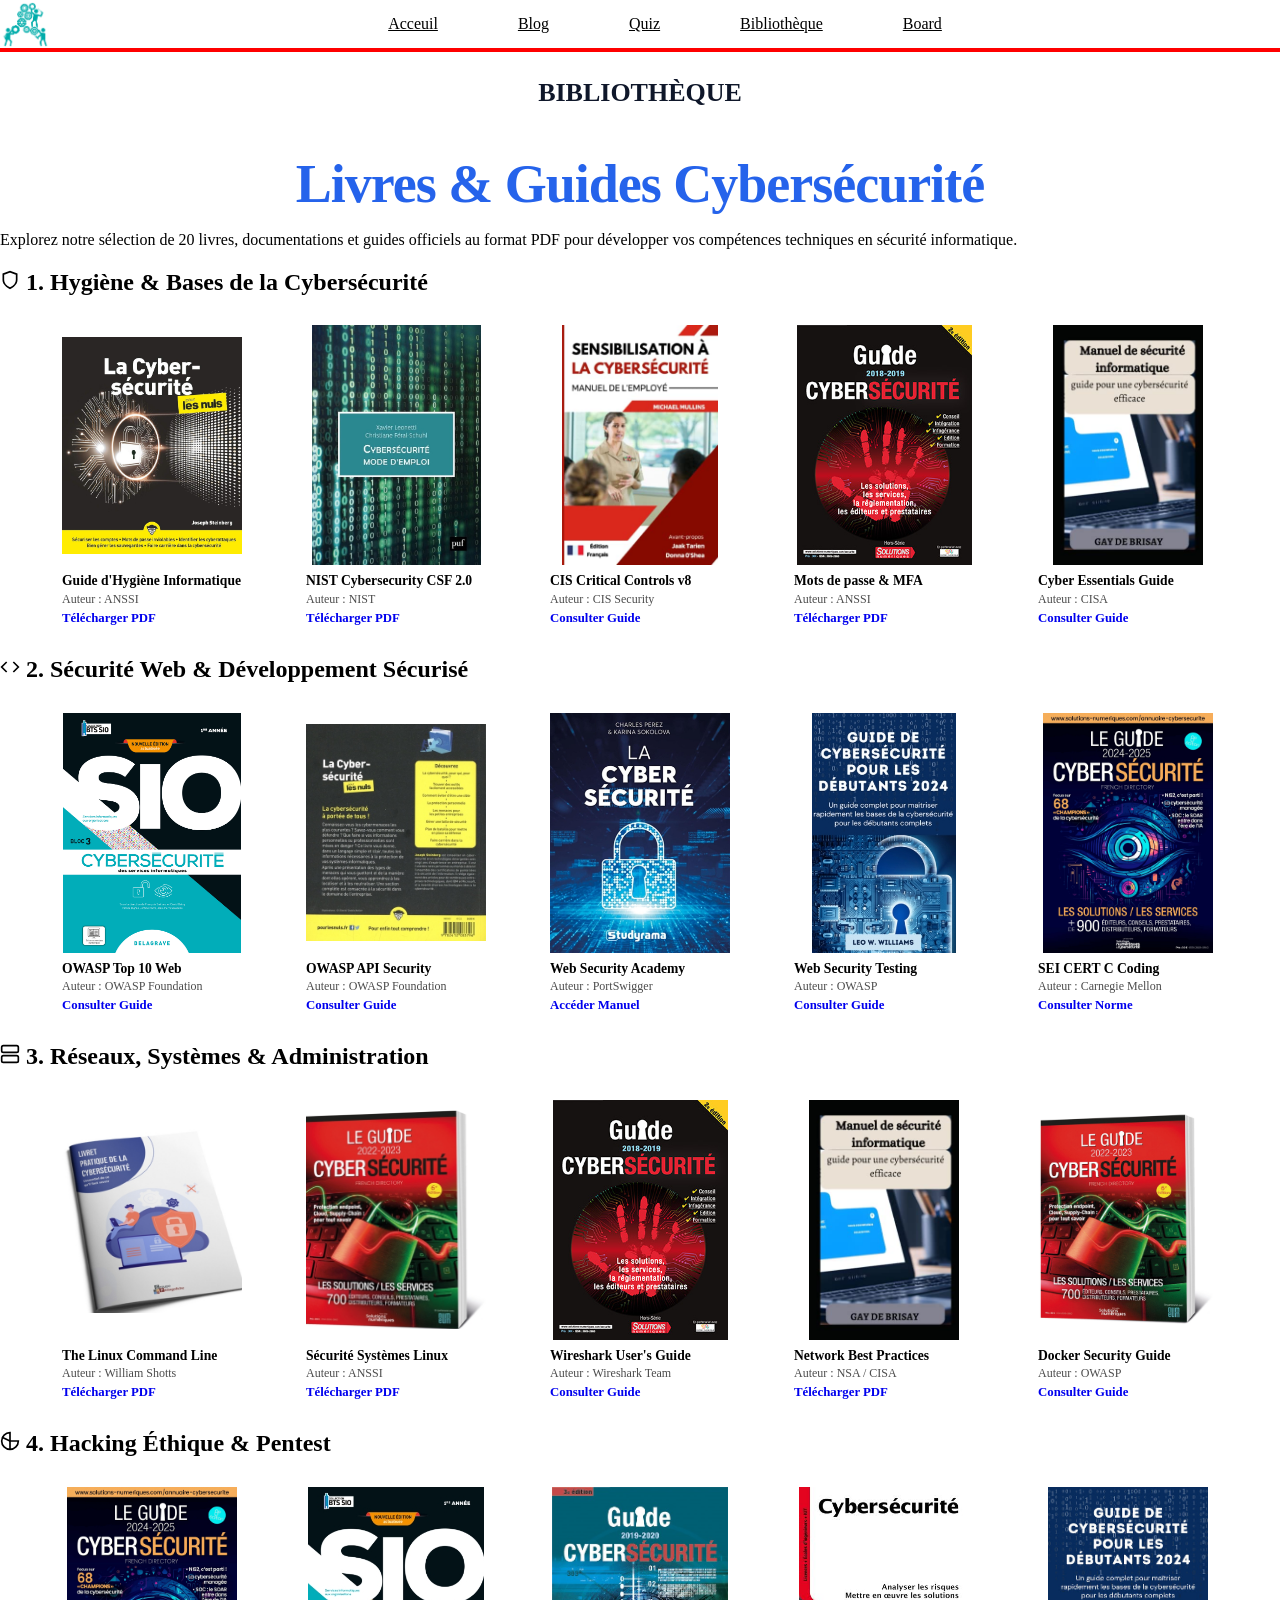
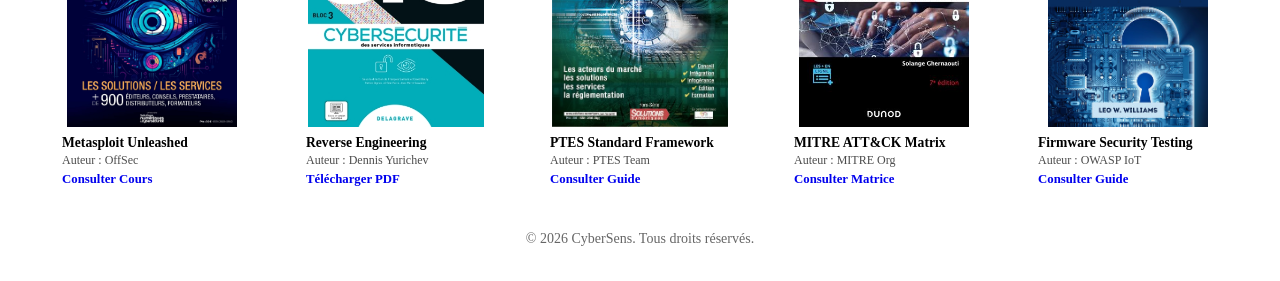
<file: bibliotheque.html>
<!DOCTYPE html>
<html lang="fr">
<head>
    <meta charset="UTF-8">
    <meta name="viewport" content="width=device-width, initial-scale=1.0">
    <title>CyberSens - Bibliothèque</title>
    <link rel="stylesheet" href="css/styles.css">

</head> 

<body class="bibliotheque"> 
  
        <header class="header">
            <img src="image/logo.png" alt="logo du site">
            <nav class="nav">
               
                <a href="index.html" class="nav-btn">Acceuil</a>
                <a href="blog.html" class="nav-btn active">Blog</a>
                <a href="quiz.html" class="nav-btn">Quiz</a>
                <a href="bibliotheque.html" class="nav-btn">Bibliothèque</a>
                <a href="dashboard.html" class="nav-btn">Board</a>

            </nav>
        </header>



    <section class="hero-section">
        <p class="sub-title">BIBLIOTHÈQUE</p>
        <h1 class="main-title">
            Livres & Guides <span class="highlight">Cybersécurité</span>
        </h1>
        <p class="description">
            Explorez notre sélection de 20 livres, documentations et guides officiels au format PDF pour développer vos compétences techniques en sécurité informatique.
        </p>
    </section>

    <!-- MAIN CONTENT CONTAINER -->
    <main class="library-container">

        <!-- CATÉGORIE 1 -->
        <h2 class="category-title">
            <span class="category-icon">
                <svg width="20" height="20" viewBox="0 0 24 24" fill="none" stroke="currentColor" stroke-width="2"><path d="M12 22s8-4 8-10V5l-8-3-8 3v7c0 6 8 10 8 10z"/></svg>
            </span>
            1. Hygiène & Bases de la Cybersécurité
        </h2>
        <div class="books-grid">

            <!-- Livre 1 -->
            <div class="book-card">
                <div class="cover-box">
                    <img src="livres/1.jpg" alt="Guide Hygiène ANSSI" class="book-cover-img" onerror="this.style.display='none'">
                    
                </div>
                <div class="book-details">
                    <div>
                        <h3 class="book-title">Guide d'Hygiène Informatique</h3>
                        <p class="book-author">Auteur : ANSSI</p>
                    </div>
                    <a href="https://www.ssi.gouv.fr/uploads/2017/01/guide_hygiene_informatique_anssi.pdf" target="_blank" rel="noopener noreferrer" class="btn-read">
                        Télécharger PDF
                    </a>
                </div>
            </div>

            <!-- Livre 2 -->
            <div class="book-card">
                <div class="cover-box">
                    <img src="livres/2.jpg" alt="NIST Cybersecurity Framework" class="book-cover-img" onerror="this.style.display='none'">
                   
                </div>
                <div class="book-details">
                    <div>
                        <h3 class="book-title">NIST Cybersecurity CSF 2.0</h3>
                        <p class="book-author">Auteur : NIST</p>
                    </div>
                    <a href="https://nvlpubs.nist.gov/nistpubs/CSWP/NIST.CSWP.29.pdf" target="_blank" rel="noopener noreferrer" class="btn-read">
                        Télécharger PDF
                    </a>
                </div>
            </div>

            <!-- Livre 3 -->
            <div class="book-card">
                <div class="cover-box">
                    <img src="livres/3.jpg" alt="CIS Controls v8" class="book-cover-img" onerror="this.style.display='none'">
                    
                </div>
                <div class="book-details">
                    <div>
                        <h3 class="book-title">CIS Critical Controls v8</h3>
                        <p class="book-author">Auteur : CIS Security</p>
                    </div>
                    <a href="https://www.cisecurity.org/controls/v8" target="_blank" rel="noopener noreferrer" class="btn-read">
                        Consulter Guide
                    </a>
                </div>
            </div>

            <!-- Livre 4 -->
            <div class="book-card">
                <div class="cover-box">
                    <img src="livres/14.jpg" alt="ANSSI Mots de Passe" class="book-cover-img" onerror="this.style.display='none'">
                    
                </div>
                <div class="book-details">
                    <div>
                        <h3 class="book-title">Mots de passe & MFA</h3>
                        <p class="book-author">Auteur : ANSSI</p>
                    </div>
                    <a href="https://www.ssi.gouv.fr/uploads/2021/10/anssi-guide-authentification_multifacteur_et_mots_de_passe.pdf" target="_blank" rel="noopener noreferrer" class="btn-read">
                        Télécharger PDF
                    </a>
                </div>
            </div>

            <!-- Livre 5 -->
            <div class="book-card">
                <div class="cover-box">
                    <img src="livres/5.jpg" alt="CISA Cyber Essentials" class="book-cover-img" onerror="this.style.display='none'">
                    
                </div>
                <div class="book-details">
                    <div>
                        <h3 class="book-title">Cyber Essentials Guide</h3>
                        <p class="book-author">Auteur : CISA</p>
                    </div>
                    <a href="https://www.cisa.gov/resources-tools/resources/cybersecurity-essentials" target="_blank" rel="noopener noreferrer" class="btn-read">
                        Consulter Guide
                    </a>
                </div>
            </div>

        </div>

        <!-- CATÉGORIE 2 -->
        <h2 class="category-title">
            <span class="category-icon">
                <svg width="20" height="20" viewBox="0 0 24 24" fill="none" stroke="currentColor" stroke-width="2"><polyline points="16 18 22 12 16 6"/><polyline points="8 6 2 12 8 18"/></svg>
            </span>
            2. Sécurité Web & Développement Sécurisé
        </h2>
        <div class="books-grid">

            <!-- Livre 6 -->
            <div class="book-card">
                <div class="cover-box">
                    <img src="livres/6.jpg" alt="OWASP Top 10" class="book-cover-img" onerror="this.style.display='none'">
                    
                </div>
                <div class="book-details">
                    <div>
                        <h3 class="book-title">OWASP Top 10 Web</h3>
                        <p class="book-author">Auteur : OWASP Foundation</p>
                    </div>
                    <a href="https://owasp.org/www-project-top-ten/" target="_blank" rel="noopener noreferrer" class="btn-read">
                        Consulter Guide
                    </a>
                </div>
            </div>

            <!-- Livre 7 -->
            <div class="book-card">
                <div class="cover-box">
                    <img src="livres/7.jpg" alt="OWASP API Top 10" class="book-cover-img" onerror="this.style.display='none'">
                   
                </div>
                <div class="book-details">
                    <div>
                        <h3 class="book-title">OWASP API Security</h3>
                        <p class="book-author">Auteur : OWASP Foundation</p>
                    </div>
                    <a href="https://owasp.org/API-Security/" target="_blank" rel="noopener noreferrer" class="btn-read">
                        Consulter Guide
                    </a>
                </div>
            </div>

            <!-- Livre 8 -->
            <div class="book-card">
                <div class="cover-box">
                    <img src="livres/8.jpg" alt="PortSwigger Academy" class="book-cover-img" onerror="this.style.display='none'">
                    
                </div>
                <div class="book-details">
                    <div>
                        <h3 class="book-title">Web Security Academy</h3>
                        <p class="book-author">Auteur : PortSwigger</p>
                    </div>
                    <a href="https://portswigger.net/web-security" target="_blank" rel="noopener noreferrer" class="btn-read">
                        Accéder Manuel
                    </a>
                </div>
            </div>

            <!-- Livre 9 -->
            <div class="book-card">
                <div class="cover-box">
                    <img src="livres/9.jpeg" alt="OWASP WSTG" class="book-cover-img" onerror="this.style.display='none'">
                    
                </div>
                <div class="book-details">
                    <div>
                        <h3 class="book-title">Web Security Testing</h3>
                        <p class="book-author">Auteur : OWASP</p>
                    </div>
                    <a href="https://owasp.org/www-project-web-security-testing-guide/" target="_blank" rel="noopener noreferrer" class="btn-read">
                        Consulter Guide
                    </a>
                </div>
            </div>

            <!-- Livre 10 -->
            <div class="book-card">
                <div class="cover-box">
                    <img src="livres/17.jpg" alt="CERT C Coding" class="book-cover-img" onerror="this.style.display='none'">
                   
                </div>
                <div class="book-details">
                    <div>
                        <h3 class="book-title">SEI CERT C Coding</h3>
                        <p class="book-author">Auteur : Carnegie Mellon</p>
                    </div>
                    <a href="https://wiki.sei.cmu.edu/confluence/display/c/SEI+CERT+C+Coding+Standard" target="_blank" rel="noopener noreferrer" class="btn-read">
                        Consulter Norme
                    </a>
                </div>
            </div>

        </div>

        <!-- CATÉGORIE 3 -->
        <h2 class="category-title">
            <span class="category-icon">
                <svg width="20" height="20" viewBox="0 0 24 24" fill="none" stroke="currentColor" stroke-width="2"><rect x="2" y="2" width="20" height="8" rx="2"/><rect x="2" y="14" width="20" height="8" rx="2"/><line x1="6" y1="6" x2="6.01" y2="6"/><line x1="6" y1="18" x2="6.01" y2="18"/></svg>
            </span>
            3. Réseaux, Systèmes & Administration
        </h2>
        <div class="books-grid">

            <!-- Livre 11 -->
            <div class="book-card">
                <div class="cover-box">
                    <img src="livres/11.jpeg" alt="The Linux Command Line" class="book-cover-img" onerror="this.style.display='none'">
                    
                </div>
                <div class="book-details">
                    <div>
                        <h3 class="book-title">The Linux Command Line</h3>
                        <p class="book-author">Auteur : William Shotts</p>
                    </div>
                    <a href="https://sourceforge.net/projects/linuxcommand/files/TLCL/19.01/TLCL-19.01.pdf/download" target="_blank" rel="noopener noreferrer" class="btn-read">
                        Télécharger PDF
                    </a>
                </div>
            </div>

            <!-- Livre 12 -->
            <div class="book-card">
                <div class="cover-box">
                    <img src="livres/12.jpeg" alt="Sécurité Linux ANSSI" class="book-cover-img" onerror="this.style.display='none'">
                    
                </div>
                <div class="book-details">
                    <div>
                        <h3 class="book-title">Sécurité Systèmes Linux</h3>
                        <p class="book-author">Auteur : ANSSI</p>
                    </div>
                    <a href="https://www.ssi.gouv.fr/uploads/2019/09/anssi-guide-recommandations_de_securite_pour_un_systeme_gnu_linux.pdf" target="_blank" rel="noopener noreferrer" class="btn-read">
                        Télécharger PDF
                    </a>
                </div>
            </div>

            <!-- Livre 13 -->
            <div class="book-card">
                <div class="cover-box">
                    <img src="livres/13.jpg" alt="Wireshark User Guide" class="book-cover-img" onerror="this.style.display='none'">
                   
                </div>
                <div class="book-details">
                    <div>
                        <h3 class="book-title">Wireshark User's Guide</h3>
                        <p class="book-author">Auteur : Wireshark Team</p>
                    </div>
                    <a href="https://www.wireshark.org/docs/wsug_html_chunked/" target="_blank" rel="noopener noreferrer" class="btn-read">
                        Consulter Guide
                    </a>
                </div>
            </div>

            <!-- Livre 14 -->
            <div class="book-card">
                <div class="cover-box">
                    <img src="livres/4.jpg" alt="NSA Network Best Practices" class="book-cover-img" onerror="this.style.display='none'">
                    
                </div>
                <div class="book-details">
                    <div>
                        <h3 class="book-title">Network Best Practices</h3>
                        <p class="book-author">Auteur : NSA / CISA</p>
                    </div>
                    <a href="https://media.defense.gov/2022/Jun/15/2003018261/-1/-1/0/CTR_NSM_BEST_PRACTICES.PDF" target="_blank" rel="noopener noreferrer" class="btn-read">
                        Télécharger PDF
                    </a>
                </div>
            </div>

            <!-- Livre 15 -->
            <div class="book-card">
                <div class="cover-box">
                    <img src="livres/15.jpg" alt="Docker Security OWASP" class="book-cover-img" onerror="this.style.display='none'">
                    
                </div>
                <div class="book-details">
                    <div>
                        <h3 class="book-title">Docker Security Guide</h3>
                        <p class="book-author">Auteur : OWASP</p>
                    </div>
                    <a href="https://cheatsheetseries.owasp.org/cheatsheets/Docker_Security_Cheat_Sheet.html" target="_blank" rel="noopener noreferrer" class="btn-read">
                        Consulter Guide
                    </a>
                </div>
            </div>

        </div>

        <!-- CATÉGORIE 4 -->
        <h2 class="category-title">
            <span class="category-icon">
                <svg width="20" height="20" viewBox="0 0 24 24" fill="none" stroke="currentColor" stroke-width="2"><path d="M12 2a10 10 0 1 0 10 10H12V2z"/><path d="M12 12L2.5 7.5"/><path d="M12 12v10"/></svg>
            </span>
            4. Hacking Éthique & Pentest
        </h2>
        <div class="books-grid">

            <!-- Livre 16 -->
            <div class="book-card">
                <div class="cover-box">
                    <img src="livres/16.jpg" alt="Metasploit Unleashed" class="book-cover-img" onerror="this.style.display='none'">
                    
                </div>
                <div class="book-details">
                    <div>
                        <h3 class="book-title">Metasploit Unleashed</h3>
                        <p class="book-author">Auteur : OffSec</p>
                    </div>
                    <a href="https://www.offsec.com/metasploit-unleashed/" target="_blank" rel="noopener noreferrer" class="btn-read">
                        Consulter Cours
                    </a>
                </div>
            </div>

            <!-- Livre 17 -->
            <div class="book-card">
                <div class="cover-box">
                    <img src="livres/10.jpeg" alt="Reverse Engineering for Beginners" class="book-cover-img" onerror="this.style.display='none'">
                    
                </div>
                <div class="book-details">
                    <div>
                        <h3 class="book-title">Reverse Engineering</h3>
                        <p class="book-author">Auteur : Dennis Yurichev</p>
                    </div>
                    <a href="https://beginners.re/RE_for_beginners-en.pdf" target="_blank" rel="noopener noreferrer" class="btn-read">
                        Télécharger PDF
                    </a>
                </div>
            </div>

            <!-- Livre 18 -->
            <div class="book-card">
                <div class="cover-box">
                    <img src="livres/18.jpg" alt="PTES Framework" class="book-cover-img" onerror="this.style.display='none'">
                    
                </div>
                <div class="book-details">
                    <div>
                        <h3 class="book-title">PTES Standard Framework</h3>
                        <p class="book-author">Auteur : PTES Team</p>
                    </div>
                    <a href="http://www.pentest-standard.org/index.php/Main_Page" target="_blank" rel="noopener noreferrer" class="btn-read">
                        Consulter Guide
                    </a>
                </div>
            </div>

            <!-- Livre 19 -->
            <div class="book-card">
                <div class="cover-box">
                    <img src="livres/19.jpg" alt="MITRE ATT&CK Framework" class="book-cover-img" onerror="this.style.display='none'">
                    
                </div>
                <div class="book-details">
                    <div>
                        <h3 class="book-title">MITRE ATT&CK Matrix</h3>
                        <p class="book-author">Auteur : MITRE Org</p>
                    </div>
                    <a href="https://attack.mitre.org/" target="_blank" rel="noopener noreferrer" class="btn-read">
                        Consulter Matrice
                    </a>
                </div>
            </div>

            <!-- Livre 20 -->
            <div class="book-card">
                <div class="cover-box">
                    <img src="livres/20.jpg" alt="Firmware Security OWASP" class="book-cover-img" onerror="this.style.display='none'">
                    
                </div>
                <div class="book-details">
                    <div>
                        <h3 class="book-title">Firmware Security Testing</h3>
                        <p class="book-author">Auteur : OWASP IoT</p>
                    </div>
                    <a href="https://scriptingxss.gitbook.io/firmware-security-testing-methodology" target="_blank" rel="noopener noreferrer" class="btn-read">
                        Consulter Guide
                    </a>
                </div>
            </div>

        </div>

    </main>

<footer class="footer">
  <p>&copy; 2026 CyberSens. Tous droits réservés.</p>
</footer>

</body>
</html>
</file>
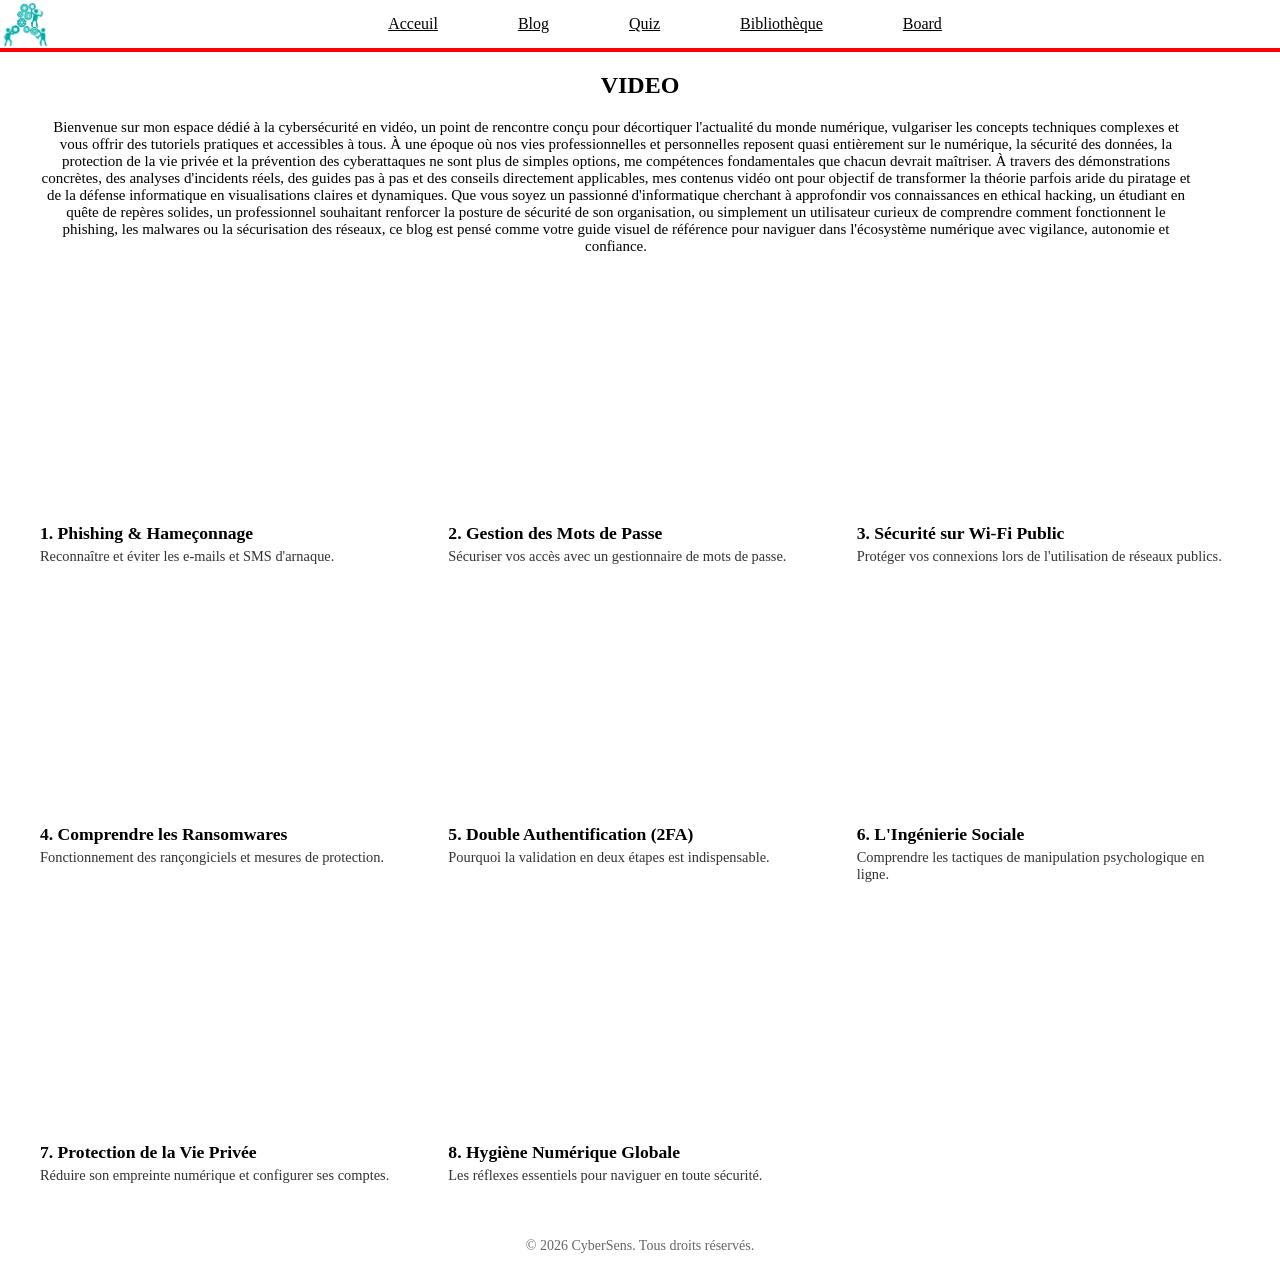
<file: blog.html>
<!DOCTYPE html>
<html lang="fr">
<head>
    <meta charset="UTF-8">
    <meta name="viewport" content="width=device-width, initial-scale=1.0">
    <title>Blog & Vlog - CyberSens</title>
    <link rel="stylesheet" href="css/styles.css">

</head>
<body>

    <!-- BARRE DE NAVIGATION -->
  <section class="top-nav">

    <header class="header">
            <img src="image/logo.png" alt="logo du site">
        <nav class="nav">

            <a href="index.html" class="nav-btn">Acceuil</a>
             <a href="blog.html" class="nav-btn active">Blog</a>
             <a href="quiz.html" class="nav-btn">Quiz</a>
             <a href="bibliotheque.html" class="nav-btn">Bibliothèque</a>
             <a href="dashboard.html" class="nav-btn">Board</a>
               
        </nav>
    </header>
    
    <div class="mot">
        <h1>VIDEO</h1> 
    </div>
        


    <!-- TEXTE D'INTRODUCTION DU VLOG -->
    
        <p class="intro-text">
            Bienvenue sur mon espace dédié à la cybersécurité en vidéo, un point de rencontre conçu pour décortiquer l'actualité du monde numérique, vulgariser les concepts techniques complexes et vous offrir des tutoriels pratiques et accessibles à tous. À une époque où nos vies professionnelles et personnelles reposent quasi entièrement sur le numérique, la sécurité des données, la protection de la vie privée et la prévention des cyberattaques ne sont plus de simples options, me compétences fondamentales que chacun devrait maîtriser. À travers des démonstrations concrètes, des analyses d'incidents réels, des guides pas à pas et des conseils directement applicables, mes contenus vidéo ont pour objectif de transformer la théorie parfois aride du piratage et de la défense informatique en visualisations claires et dynamiques. Que vous soyez un passionné d'informatique cherchant à approfondir vos connaissances en ethical hacking, un étudiant en quête de repères solides, un professionnel souhaitant renforcer la posture de sécurité de son organisation, ou simplement un utilisateur curieux de comprendre comment fonctionnent le phishing, les malwares ou la sécurisation des réseaux, ce blog est pensé comme votre guide visuel de référence pour naviguer dans l'écosystème numérique avec vigilance, autonomie et confiance.
        </p>
    </section>

    <!-- SECTION DES 8 VIDÉOS YOUTUBE (CHARGEMENT RAPIDE) -->
    <main class="video-container">
        <div class="video-grid">

            <!-- Vidéo 1 -->
            <div class="video-card">
                <div class="video-wrapper">
                    <iframe src="https://www.youtube-nocookie.com/embed/JuWSYr0m3GE" title="Phishing & Hameçonnage" loading="lazy" allowfullscreen></iframe>
                </div>
                <div class="video-info">
                    <h3 class="video-title">1. Phishing & Hameçonnage</h3>
                    <p class="video-desc">Reconnaître et éviter les e-mails et SMS d'arnaque.</p>
                </div>
            </div>

            <!-- Vidéo 2 -->
            <div class="video-card">
                <div class="video-wrapper">
                    <iframe src="https://www.youtube-nocookie.com/embed/7onFyJtwvjk" title="Gestionnaire de mots de passe" loading="lazy" allowfullscreen></iframe>
                </div>
                <div class="video-info">
                    <h3 class="video-title">2. Gestion des Mots de Passe</h3>
                    <p class="video-desc">Sécuriser vos accès avec un gestionnaire de mots de passe.</p>
                </div>
            </div>

            <!-- Vidéo 3 -->
            <div class="video-card">
                <div class="video-wrapper">
                    <iframe src="https://www.youtube-nocookie.com/embed/x4f_emEsbzw" title="Sécurité sur Wi-Fi Public" loading="lazy" allowfullscreen></iframe>
                </div>
                <div class="video-info">
                    <h3 class="video-title">3. Sécurité sur Wi-Fi Public</h3>
                    <p class="video-desc">Protéger vos connexions lors de l'utilisation de réseaux publics.</p>
                </div>
            </div>

            <!-- Vidéo 4 -->
            <div class="video-card">
                <div class="video-wrapper">
                    <iframe src="https://www.youtube-nocookie.com/embed/3Q98f244198" title="Comprendre les Ransomwares" loading="lazy" allowfullscreen></iframe>
                </div>
                <div class="video-info">
                    <h3 class="video-title">4. Comprendre les Ransomwares</h3>
                    <p class="video-desc">Fonctionnement des rançongiciels et mesures de protection.</p>
                </div>
            </div>

            <!-- Vidéo 5 -->
            <div class="video-card">
                <div class="video-wrapper">
                    <iframe src="https://www.youtube-nocookie.com/embed/0B9y22M5XmE" title="Double Authentification (2FA)" loading="lazy" allowfullscreen></iframe>
                </div>
                <div class="video-info">
                    <h3 class="video-title">5. Double Authentification (2FA)</h3>
                    <p class="video-desc">Pourquoi la validation en deux étapes est indispensable.</p>
                </div>
            </div>

            <!-- Vidéo 6 -->
            <div class="video-card">
                <div class="video-wrapper">
                    <iframe src="https://www.youtube-nocookie.com/embed/9BqM3x0n2oA" title="Ingénierie Sociale" loading="lazy" allowfullscreen></iframe>
                </div>
                <div class="video-info">
                    <h3 class="video-title">6. L'Ingénierie Sociale</h3>
                    <p class="video-desc">Comprendre les tactiques de manipulation psychologique en ligne.</p>
                </div>
            </div>

            <!-- Vidéo 7 -->
            <div class="video-card">
                <div class="video-wrapper">
                    <iframe src="https://www.youtube-nocookie.com/embed/V62o8N9kYn0" title="Protection de la Vie Privée" loading="lazy" allowfullscreen></iframe>
                </div>
                <div class="video-info">
                    <h3 class="video-title">7. Protection de la Vie Privée</h3>
                    <p class="video-desc">Réduire son empreinte numérique et configurer ses comptes.</p>
                </div>
            </div>

            <!-- Vidéo 8 -->
            <div class="video-card">
                <div class="video-wrapper">
                    <iframe src="https://www.youtube-nocookie.com/embed/8v6gYgH2vNo" title="Bonnes Pratiques Web" loading="lazy" allowfullscreen></iframe>
                </div>
                <div class="video-info">
                    <h3 class="video-title">8. Hygiène Numérique Globale</h3>
                    <p class="video-desc">Les réflexes essentiels pour naviguer en toute sécurité.</p>
                </div>
            </div>

        </div>
    </main>

<footer class="footer">
  <p>&copy; 2026 CyberSens. Tous droits réservés.</p>
</footer>

</body>
</html>
</file>
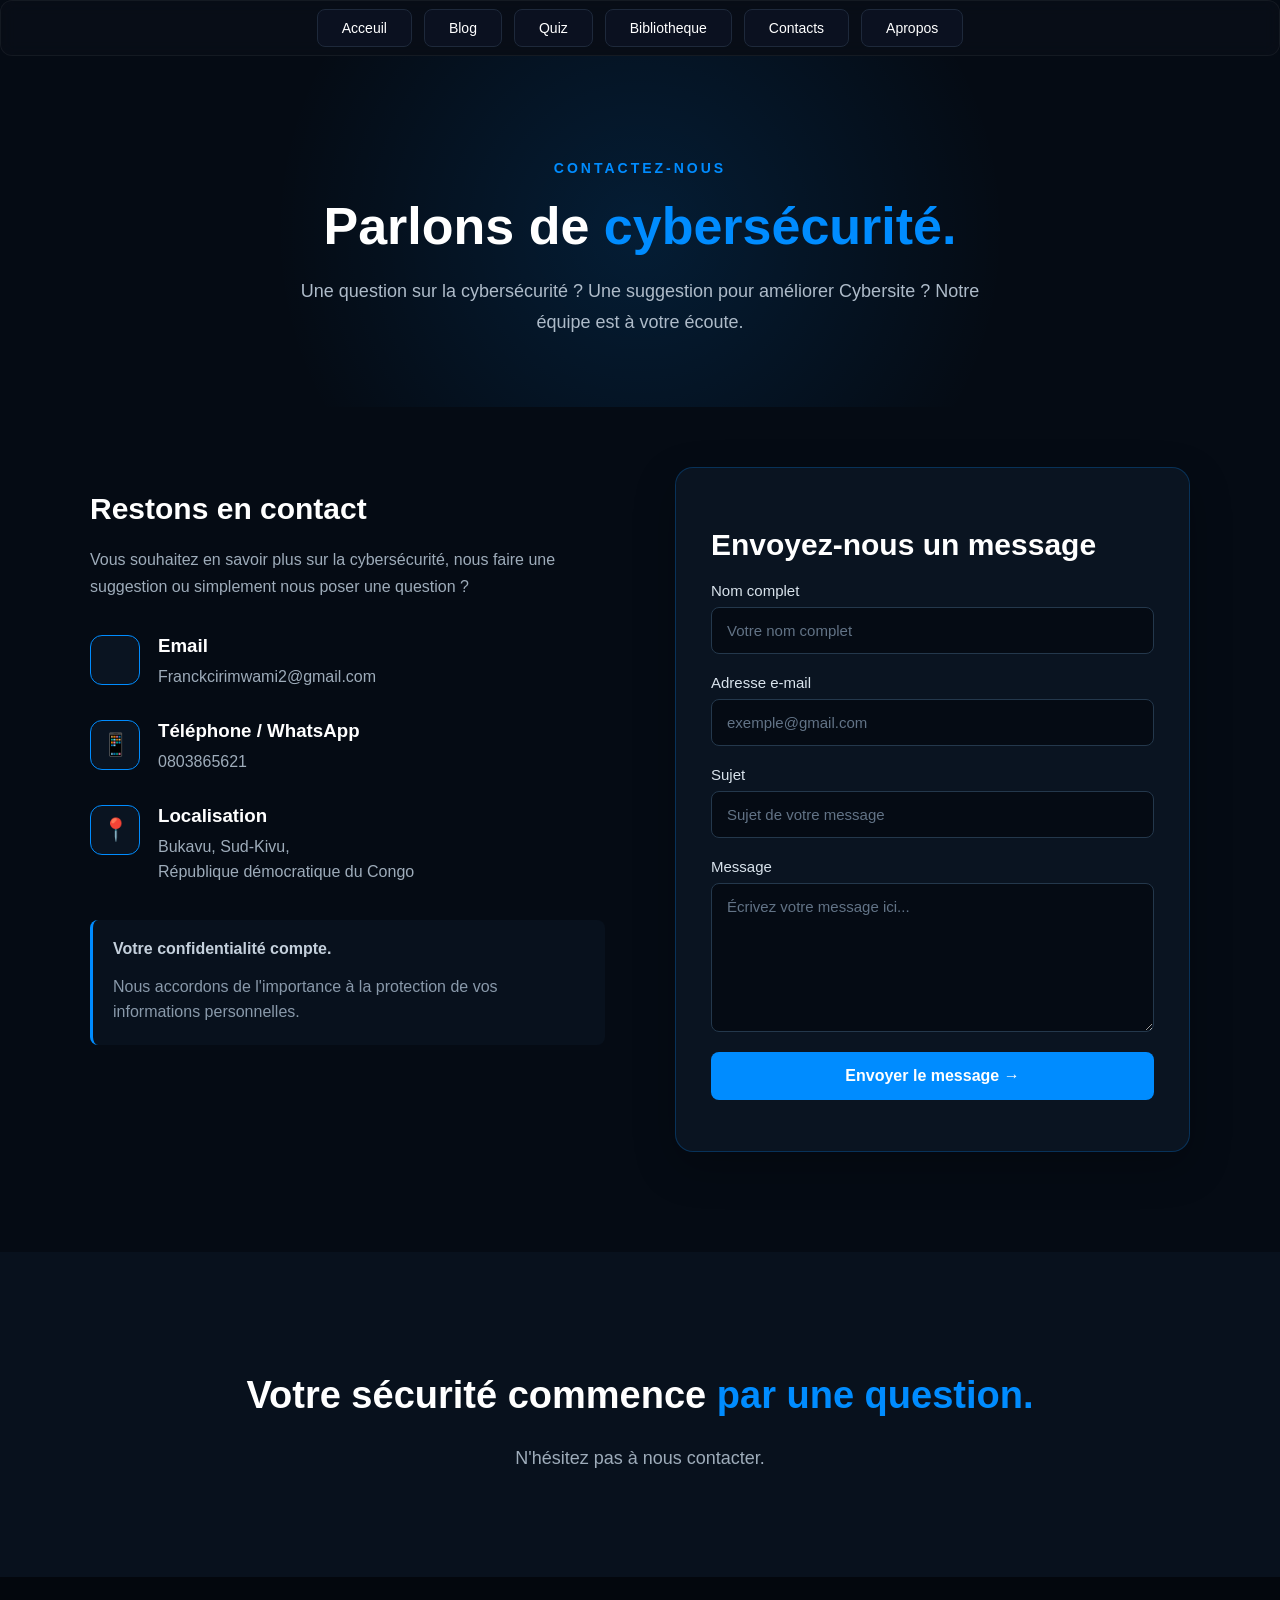
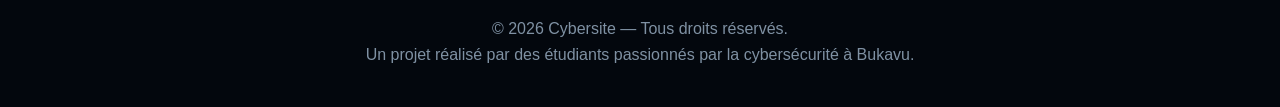
<file: contacts.html>
<style>
    
    
.contact {
    margin: 0;
    padding: 0;
    background: #050b14;
    color: white;
    font-family: Arial, sans-serif;
}


/* ================= MENU ================= */

.navbar {
            display: flex;
            justify-content: center;
            align-items: center;
            gap: 12px;
            flex-wrap: wrap;
            background-color: rgba(11, 15, 25, 0.6);
            padding: 8px;
            border-radius: 12px;
            border: 1px solid rgba(255, 255, 255, 0.05);
            backdrop-filter: blur(8px);
        }

        .nav-btn {
            color: var(--text-muted);
            text-decoration: none;
            padding: 10px 24px;
            border-radius: 8px;
            border: 1px solid #1e293b;
            background-color: #0b1120;
            font-size: 14px;
            font-weight: 500;
            transition: all 0.25s ease;
        }

        .nav-btn:hover {
            color: #ffffff;
            border-color: rgba(56, 189, 248, 0.5);
            background-color: rgba(56, 189, 248, 0.1);
        }

        .nav-btn.active {
            background-color: rgba(56, 189, 248, 0.12);
            color: var(--accent-blue);
            border-color: var(--accent-blue);
            font-weight: 600;
            box-shadow: 0 0 12px var(--accent-glow);
        }

/* ================= HERO ================= */

.contact-hero {
    text-align: center;

    padding: 90px 25px 70px;

    background:
        radial-gradient(
            circle at center,
            rgba(0, 140, 255, 0.14),
            transparent 55%
        );
}

.contact-label {
    color: #008cff;

    font-size: 14px;
    font-weight: bold;

    letter-spacing: 3px;
}

.contact-hero h1 {
    font-size: 52px;

    margin: 20px 0;
}

.contact-hero h1 span {
    color: #008cff;
}

.contact-hero > p:last-child {
    max-width: 700px;

    margin: auto;

    color: #aebbc9;

    font-size: 18px;

    line-height: 1.7;
}


/* ================= CONTENU ================= */

.contact-container {
    max-width: 1100px;

    margin: auto;

    padding: 60px 30px 100px;

    display: grid;

    grid-template-columns: 1fr 1fr;

    gap: 70px;
}


/* ================= INFORMATIONS ================= */

.contact-info h2,
.contact-form h2 {
    font-size: 30px;

    margin-bottom: 20px;
}

.contact-info > p {
    color: #9eacba;

    line-height: 1.7;

    margin-bottom: 35px;
}

.contact-item {
    display: flex;

    align-items: flex-start;

    gap: 18px;

    margin-bottom: 30px;
}

.contact-icon {
    width: 48px;
    height: 48px;

    display: flex;

    justify-content: center;
    align-items: center;

    font-size: 22px;

    background: #0a1421;

    border: 1px solid #008cff;

    border-radius: 12px;
}

.contact-item h3 {
    margin: 0 0 7px;
}

.contact-item p,
.contact-item a {
    margin: 0;

    color: #9eacba;

    line-height: 1.6;

    text-decoration: none;
}

.contact-item a:hover {
    color: #008cff;
}


/* ================= NOTE CONFIDENTIALITÉ ================= */

.privacy-note {
    margin-top: 35px;

    padding: 20px;

    background: #08111d;

    border-left: 3px solid #008cff;

    border-radius: 8px;

    color: #c4d0dc;
}

.privacy-note p {
    margin-bottom: 0;

    color: #8999aa;

    line-height: 1.6;
}


/* ================= FORMULAIRE ================= */

.contact-form {
    padding: 35px;

    background: #0a1421;

    border: 1px solid rgba(0, 140, 255, 0.25);

    border-radius: 18px;

    box-shadow:
        0 15px 40px rgba(0, 0, 0, 0.25);
}

.form-group {
    margin-bottom: 20px;
}

.form-group label {
    display: block;

    margin-bottom: 8px;

    font-size: 15px;

    color: #d9e3ec;
}

.form-group input,
.form-group textarea {
    width: 100%;

    box-sizing: border-box;

    padding: 14px 15px;

    color: white;

    background: #050b14;

    border: 1px solid #24384c;

    border-radius: 8px;

    outline: none;

    font-size: 15px;

    font-family: Arial, sans-serif;

    transition: 0.3s;
}

.form-group textarea {
    resize: vertical;
}

.form-group input:focus,
.form-group textarea:focus {
    border-color: #008cff;

    box-shadow:
        0 0 10px rgba(0, 140, 255, 0.15);
}

.form-group input::placeholder,
.form-group textarea::placeholder {
    color: #627386;
}


/* ================= BOUTON ================= */

.contact-form button {
    width: 100%;

    padding: 15px;

    border: none;

    border-radius: 8px;

    background: #008cff;

    color: white;

    font-size: 16px;

    font-weight: bold;

    cursor: pointer;

    transition: 0.3s;
}

.contact-form button:hover {
    background: #0074d4;

    transform: translateY(-2px);

    box-shadow:
        0 8px 20px rgba(0, 140, 255, 0.3);
}


/* ================= PHRASE FINALE ================= */

.contact-final {
    padding: 90px 25px;

    text-align: center;

    background: #08111d;
}

.contact-final-icon {
    font-size: 55px;

    margin-bottom: 20px;
}

.contact-final h2 {
    font-size: 38px;
}

.contact-final h2 span {
    color: #008cff;
}

.contact-final p {
    color: #9eacba;

    font-size: 18px;
}


/* ================= FOOTER ================= */

.contact footer {
    padding: 35px 20px;

    text-align: center;

    background: #03070d;

    color: #7f91a3;
}

.contact footer p {
    margin: 8px;
}


/* ================= MOBILE ================= */

@media (max-width: 800px) {

    .contact-hero h1 {
        font-size: 38px;
    }

    .contact-container {
        grid-template-columns: 1fr;

        padding-left: 20px;
        padding-right: 20px;
    }

    .contact-form {
        padding: 25px 20px;
    }

    .contact-final h2 {
        font-size: 30px;
    }

}

</style>
<body class="contact">
     <nav>
             <header class="main-header">
  <nav class="navbar">
    <a href="index.html" class="nav-btn">Acceuil</a>
    <a href="blog.html" class="nav-btn">Blog</a>
    <a href="quiz.html" class="nav-btn">Quiz</a>
    <a href="bibliotheque.html" class="nav-btn">Bibliotheque</a>
    <a href="contacts.html" class="nav-btn">Contacts</a>
    <a href="apropos.html" class="nav-btn">Apropos</a>
  </nav>
</header>


           <!-- INTRODUCTION -->
    <section class="contact-hero">

        <p class="contact-label">CONTACTEZ-NOUS</p>

        <h1>
            Parlons de
            <span>cybersécurité.</span>
        </h1>

        <p>
            Une question sur la cybersécurité ? Une suggestion pour
            améliorer Cybersite ? Notre équipe est à votre écoute.
        </p>

    </section>


    <!-- CONTENU CONTACT -->
    <section class="contact-container">

        <!-- INFORMATIONS -->
        <div class="contact-info">

            <h2>Restons en contact</h2>

            <p>
                Vous souhaitez en savoir plus sur la cybersécurité,
                nous faire une suggestion ou simplement nous poser
                une question ?
            </p>


            <div class="contact-item">

                <div class="contact-icon"></div>

                <div>
                    <h3>Email</h3>
                    <a href="mailto:Franckcirimwami2@gmail.com">
                        Franckcirimwami2@gmail.com
                    </a>
                </div>

            </div>


            <div class="contact-item">

                <div class="contact-icon">📱</div>

                <div>
                    <h3>Téléphone / WhatsApp</h3>

                    <a href="tel:0803865621">
                        0803865621
                    </a>
                </div>

            </div>


            <div class="contact-item">

                <div class="contact-icon">📍</div>

                <div>
                    <h3>Localisation</h3>

                    <p>
                        Bukavu, Sud-Kivu,<br>
                        République démocratique du Congo
                    </p>
                </div>

            </div>


            <div class="privacy-note">

                <strong>Votre confidentialité compte.</strong>

                <p>
                    Nous accordons de l'importance à la protection
                    de vos informations personnelles.
                </p>

            </div>

        </div>


        <!-- FORMULAIRE -->
        <div class="contact-form">

            <h2>Envoyez-nous un message</h2>

            <form
                action="mailto:Franckcirimwami2@gmail.com"
                method="post"
                enctype="text/plain">

                <div class="form-group">

                    <label for="nom">
                        Nom complet
                    </label>

                    <input
                        type="text"
                        id="nom"
                        name="Nom"
                        placeholder="Votre nom complet"
                        required>

                </div>


                <div class="form-group">

                    <label for="email">
                        Adresse e-mail
                    </label>

                    <input
                        type="email"
                        id="email"
                        name="Email"
                        placeholder="exemple@gmail.com"
                        required>

                </div>


                <div class="form-group">

                    <label for="sujet">
                        Sujet
                    </label>

                    <input
                        type="text"
                        id="sujet"
                        name="Sujet"
                        placeholder="Sujet de votre message"
                        required>

                </div>


                <div class="form-group">

                    <label for="message">
                        Message
                    </label>

                    <textarea
                        id="message"
                        name="Message"
                        rows="7"
                        placeholder="Écrivez votre message ici..."
                        required></textarea>

                </div>


                <button type="submit">
                    Envoyer le message →
                </button>

            </form>

        </div>

    </section>


    <!-- PHRASE FINALE -->
    <section class="contact-final">

        <div class="contact-final-icon">
            
        </div>

        <h2>
            Votre sécurité commence
            <span>par une question.</span>
        </h2>

        <p>
            N'hésitez pas à nous contacter.
        </p>

    </section>


    <!-- FOOTER -->
    <footer>

        <p>
            © 2026 Cybersite — Tous droits réservés.
        </p>

        <p>
            Un projet réalisé par des étudiants passionnés
            par la cybersécurité à Bukavu.
        </p>

    </footer>


</body>
</html>
</file>
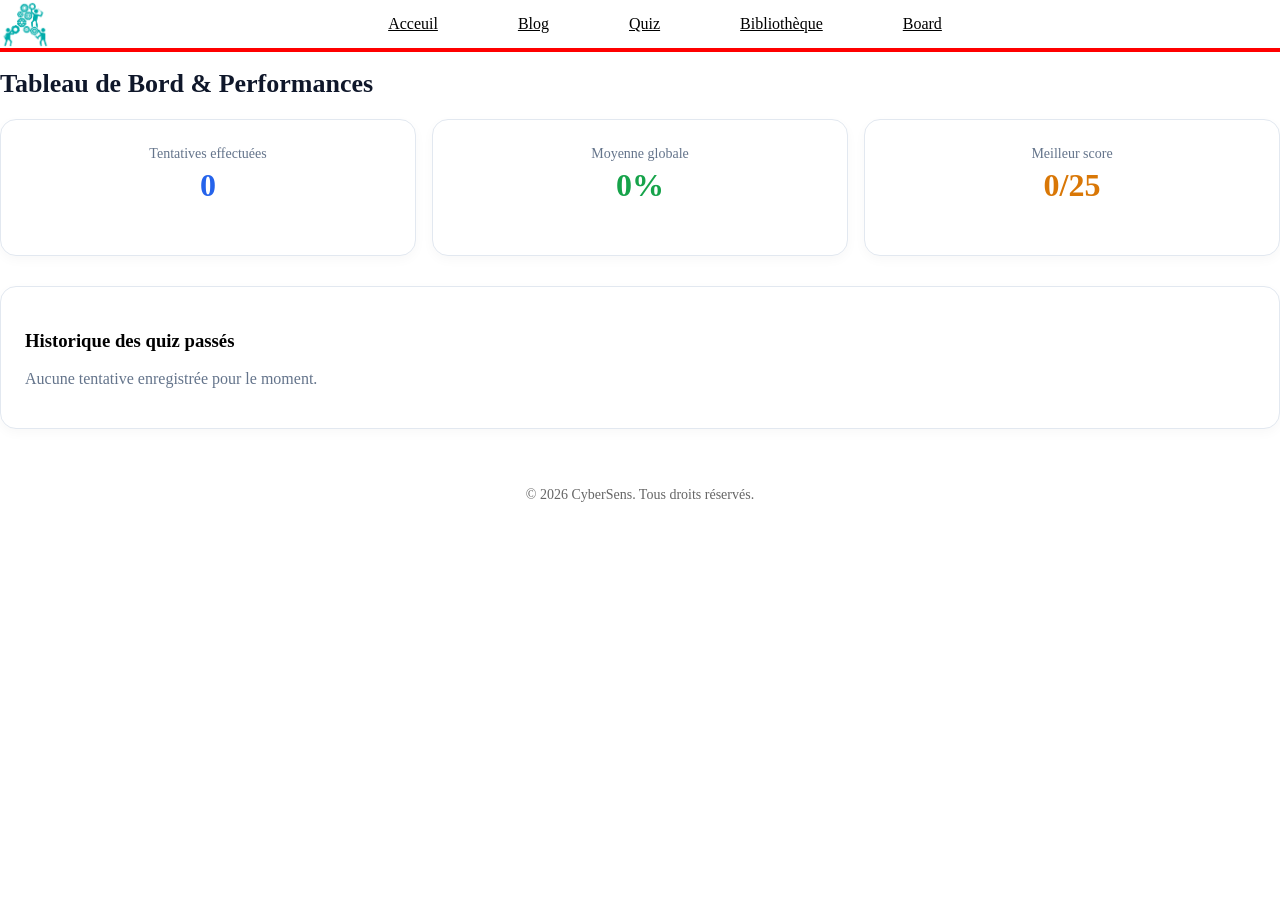
<file: dashboard.html>
<!DOCTYPE html>
<html lang="fr">
<head>
  <meta charset="UTF-8">
  <meta name="viewport" content="width=device-width, initial-scale=1.0">
  <title>Tableau de bord — CyberSite</title>
  <link rel="stylesheet" href="css/styles.css">
</head>
<body>

        <header class="header">
            <img src="image/logo.png" alt="logo du site">
            <nav class="nav">
               
                <a href="index.html" class="nav-btn">Acceuil</a>
                <a href="blog.html" class="nav-btn active">Blog</a>
                <a href="quiz.html" class="nav-btn">Quiz</a>
                <a href="bibliotheque.html" class="nav-btn">Bibliothèque</a>
                <a href="dashboard.html" class="nav-btn">Board</a>

            </nav>
        </header>

  <main class="container">
    <h1 class="sub-title" style="text-align: left; margin-bottom: 20px;">Tableau de Bord & Performances</h1>

    <!-- Cartes Résumé -->
    <div style="display: grid; grid-template-columns: repeat(auto-fit, minmax(200px, 1fr)); gap: 16px; margin-bottom: 30px;">
      <div class="panel" style="margin-bottom: 0; text-align: center;">
        <span style="color: #64748b; font-size: 14px;">Tentatives effectuées</span>
        <h2 id="stat-attempts" style="font-size: 32px; color: #2563eb; margin-top: 5px;">0</h2>
      </div>
      <div class="panel" style="margin-bottom: 0; text-align: center;">
        <span style="color: #64748b; font-size: 14px;">Moyenne globale</span>
        <h2 id="stat-average" style="font-size: 32px; color: #16a34a; margin-top: 5px;">0%</h2>
      </div>
      <div class="panel" style="margin-bottom: 0; text-align: center;">
        <span style="color: #64748b; font-size: 14px;">Meilleur score</span>
        <h2 id="stat-best" style="font-size: 32px; color: #d97706; margin-top: 5px;">0/25</h2>
      </div>
    </div>

    <!-- Historique des sessions -->
    <div class="panel">
      <h3>Historique des quiz passés</h3>
      <div id="history-list" style="margin-top: 15px;">
        <p style="color: #64748b;">Aucune tentative enregistrée pour le moment.</p>
      </div>
    </div>
  </main>

  <script>
    document.addEventListener('DOMContentLoaded', () => {
      const history = JSON.parse(localStorage.getItem('cybersens_quiz_history') || '[]');
      
      if (history.length === 0) return;

      // Mettre à jour les indicateurs haut de page
      document.getElementById('stat-attempts').textContent = history.length;
      
      const totalPct = history.reduce((sum, item) => sum + item.percentage, 0);
      const avg = Math.round(totalPct / history.length);
      document.getElementById('stat-average').textContent = `${avg}%`;

      const maxScore = Math.max(...history.map(item => item.score));
      document.getElementById('stat-best').textContent = `${maxScore}/25`;

      // Afficher l'historique
      const listEl = document.getElementById('history-list');
      listEl.innerHTML = '';

      history.forEach((attempt, idx) => {
        const item = document.createElement('div');
        item.style.cssText = 'display: flex; justify-content: space-between; align-items: center; padding: 12px 0; border-bottom: 1px solid #e2e8f0;';
        item.innerHTML = `
          <div>
            <b>Tentative #${history.length - idx}</b> — <span style="color: #64748b; font-size: 14px;">${attempt.date}</span>
          </div>
          <div style="font-weight: bold; color: ${attempt.percentage >= 70 ? '#16a34a' : '#dc2626'};">
            ${attempt.score} / ${attempt.total} (${attempt.percentage}%)
          </div>
        `;
        listEl.appendChild(item);
      });
    });
  </script>

<footer class="footer">
  <p>&copy; 2026 CyberSens. Tous droits réservés.</p>
</footer>

</body>
</html>
</file>
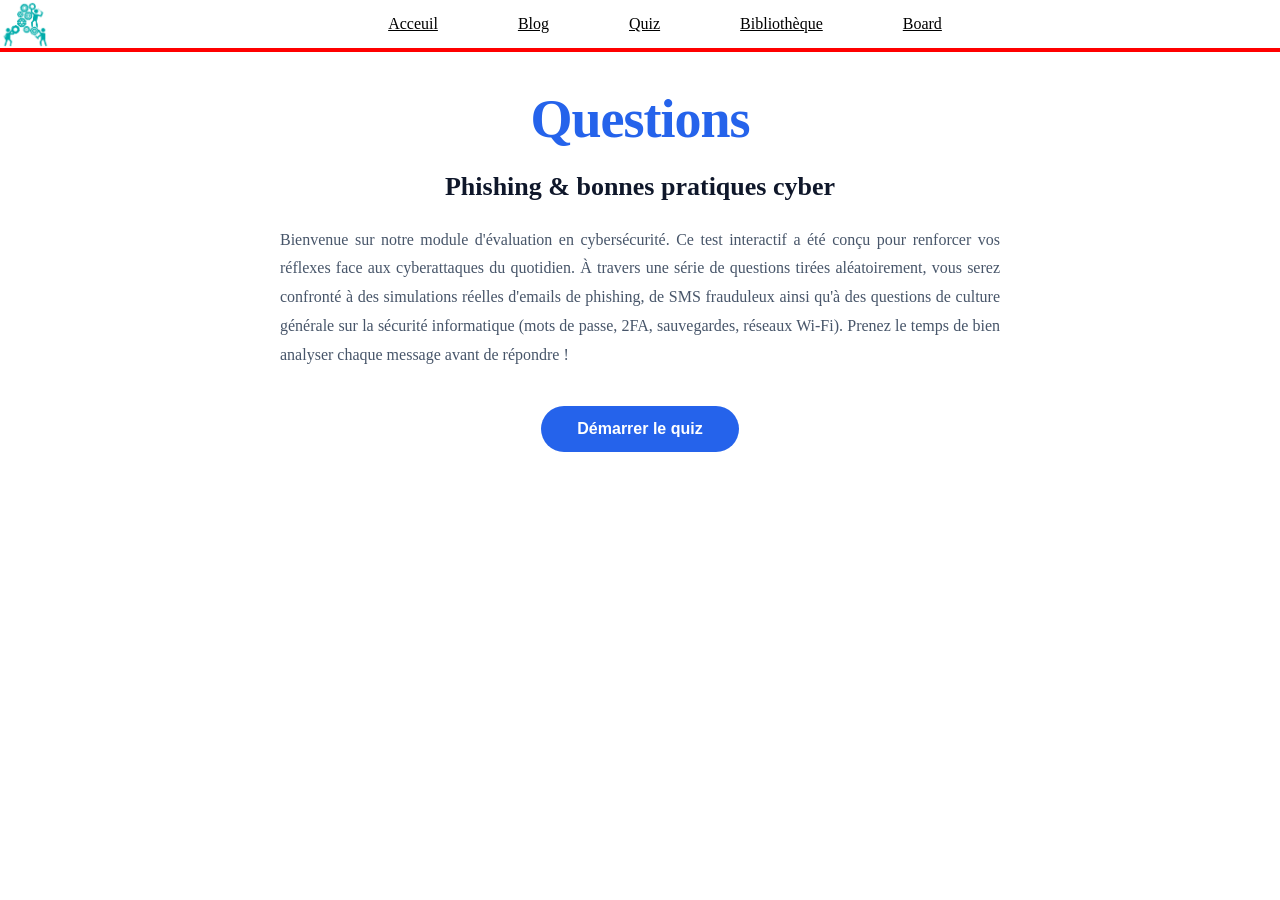
<file: quiz.html>
<!DOCTYPE html>
<html lang="fr">
<head>
  <meta charset="UTF-8">
  <meta name="viewport" content="width=device-width, initial-scale=1.0">
  <title>Quiz Cybersécurité — CyberSite</title>
  <link rel="stylesheet" href="css/styles.css">
  <script src="js/script.js" defer></script>
</head>
<body>

        <header class="header">
            <img src="image/logo.png" alt="logo du site">
            <nav class="nav">
               
                <a href="index.html" class="nav-btn">Acceuil</a>
                <a href="blog.html" class="nav-btn active">Blog</a>
                <a href="quiz.html" class="nav-btn">Quiz</a>
                <a href="bibliotheque.html" class="nav-btn">Bibliothèque</a>
                <a href="dashboard.html" class="nav-btn">Board</a>

            </nav>
        </header>

  <main class="container">

    <!-- Écran d'accueil du quiz -->
    <div id="quiz-intro">
      <h1 class="main-title">Questions</h1>
      <h2 class="sub-title">Phishing & bonnes pratiques cyber</h2>
      
      <p class="long-description">
        Bienvenue sur notre module d'évaluation en cybersécurité. Ce test interactif a été conçu pour renforcer vos réflexes face aux cyberattaques du quotidien. À travers une série de questions tirées aléatoirement, vous serez confronté à des simulations réelles d'emails de phishing, de SMS frauduleux ainsi qu'à des questions de culture générale sur la sécurité informatique (mots de passe, 2FA, sauvegardes, réseaux Wi-Fi). Prenez le temps de bien analyser chaque message avant de répondre !
      </p>

      <div class="center-btn">
        <button class="btn primary-btn" id="start-btn">Démarrer le quiz</button>
      </div>
    </div>

    <!-- Interface des questions -->
    <div id="quiz-container" style="display: none;">
      <div class="progress-track">
        <div class="progress-fill" id="progress-fill"></div>
      </div>
      
      <div class="q-meta">
        <span id="q-counter">Question 1 / 5</span>
        <span id="q-score">Score : 0</span>
      </div>
      
      <div id="type-tag" class="type-tag"></div>

      <!-- Card Email/SMS Phishing -->
      <div class="message-card" id="message-card-wrap">
        <div class="message-head" id="msg-head"></div>
        <div class="message-body" id="msg-body"></div>
      </div>

      <!-- Card Question Générale -->
      <div class="quiz-question-card" id="quiz-question-card">
        <div class="q-text" id="q-text"></div>
      </div>

      <!-- Choix de réponses -->
      <div class="options" id="options-container"></div>

      <!-- Feedback explication -->
      <div id="feedback" style="display: none;">
        <div class="verdict" id="verdict-text"></div>
        <div id="explanation-text"></div>
        <div class="next-wrap">
          <button class="btn primary-btn" id="next-btn">Question suivante →</button>
        </div>
      </div>
    </div>

    <!-- Écran des résultats -->
    <div id="quiz-result" style="display: none;">
      <div class="badge" id="result-badge">Résultat</div>
      <div class="score-big" id="final-score">0/5</div>
      <div class="score-label" id="final-label">Score final</div>
      <div class="panel summary-panel" id="category-summary"></div>
      <div class="result-actions">
        <a class="btn primary-btn" href="dashboard.html">Voir mon tableau de bord</a>
        <button class="btn secondary-btn" id="retry-btn">Recommencer le quiz</button>
      </div>
    </div>

  </main>

</body>
</html>
</file>
<file: css/styles.css>
body {
    margin: 0 auto;
}

header.header {
    display: flex;
    align-items: center;
    background-color: white;
    border-bottom: 4px solid red;
}


header.header img {
    width: 50px;
}

section.top-page {
    position: relative;
    background: url("../image/fond.jpg");
    background-size: cover;
    background-position: center;
    background-repeat: no-repeat;
    height: 100vh;

}



/* Menu de navigation */ 

nav.nav {
    display: flex;
    justify-content: center;
    gap: 80px;
    list-style: none;
    margin-left: auto;
    margin-right: auto;
    width: 500px;
    

}

nav.nav a {
    color: black;
}


/* Titre de bienvenue */

.big-title {
    position: absolute;
    top: 55%;
    left: 50%;
    transform: translate(-50%, -50%);
    color: white;
    font-size: 45px;
    text-align: center;
    margin: 0;
    width: 80%;
}



.landing-page {
  position: relative; 
  min-height: 100vh;  
}

/* 2. Style et positionnement du bouton */
.scroll-downb {
  position: absolute;
  bottom: 100px;               /* Positionné à 30px du bas de la landing-page */
  left: 50%;                  /* Décalé au milieu */
  transform: translateX(-50%);/* Centré exactement au milieu */
  
  color: white;               /* Force le texte et l'icône en blanc */
  text-decoration: none;      /* Enlève le soulignement bleu */
  font-size: 18px;
}

/* 3. Éviter qu'il devienne bleu/violet après avoir cliqué dessus */
.scroll-downb:visited,
.scroll-downb:hover {
  color: white;
}

/* apropos de nous */

.section-title {
    font-size: 45px;;
    font-family: Arial, Helvetica, sans-serif;
    font-weight: 100;
    position: relative;
}

.section-title::before {
    content: "";
    position: absolute;
    background-color: rgb(14, 14, 67);
    width: 50px;
    height: 6px;
    bottom: 0;

}

.apropos {
    margin: 50px;
}

.creator-img {
    min-height: 500px;
    display: flex;
    gap: 20px;
    flex-wrap: wrap;
}

.creator {
    position: relative;
    background-size: cover;
    background-position: center;
    min-width: 300px;
    height: 500px;
    flex: 1;
    margin: 0 10px°;
}

.creator1 {
    background-image: url(../image/creator1.jpeg);
}

.creator2 {
    background-image: url(../image/creator2.jpeg);
}

.creator3 {
    background-image: url(../image/creator3.jpeg);
}.creator-details {
    position: absolute;
    width: 100%;
    bottom: 0;
    background-color: #FFFFFFDF;
    padding: 5px 20px;
}

.creator-name {
    font-weight: 600;
    line-height: 3px;
}

.creator-faculte {
    line-height: 3px;
}

/* contact */

.section-title2 {
    font-size: 45px;;
    font-family: Arial, Helvetica, sans-serif;
    font-weight: 100;
    position: relative;
}

.section-title2::before {
    content: "";
    position: absolute;
    background-color: rgb(14, 14, 67);
    width: 50px;
    height: 6px;
    bottom: 0;

}


.contact {
    margin: 50px;
}



.intro-text {
    top: 55%;
    left: 50%;
    color: black;
    font-size: 15px;
    margin-left: 40px;
    text-align: center;
    width: 90%;
}

/* icons */

.icons {
  text-align: center;
  
}

.icons a {
  color: inherit;           
  text-decoration: none;     
}

.footer {
  text-align: center;
  padding: 20px 0;
  font-size: 14px;
  color: #666; /* Couleur grise discrète */
}

/* BLOG*/

.mot h1 {
    text-align: center;
}

/* Container principal avec grille réactive */
.video-grid {
  display: grid;
  grid-template-columns: repeat(auto-fit, minmax(300px, 1fr));
  gap: 25px;
  width: 100%;
  max-width: 1200px;
  margin: 0 auto;
  padding: 20px 0;
}

/* Retrait de tout style de carte (transparent et sans bordure) */
.video-card {
  background: transparent;
  border: none;
  box-shadow: none;
  border-radius: 0;
  padding: 0;
}

/* Ratio 16:9 responsive pour que l'iframe s'affiche correctement */
.video-wrapper {
  position: relative;
  width: 100%;
  padding-bottom: 56.25%; /* Ratio 16:9 */
  height: 0;
  overflow: hidden;
}

.video-wrapper iframe {
  position: absolute;
  top: 0;
  left: 0;
  width: 100%;
  height: 100%;
  border: 0;
}

/* Textes sous la vidéo */
.video-info {
  padding-top: 10px;
}

.video-title {
  margin: 8px 0 4px 0;
  font-size: 1.1rem;
}

.video-desc {
  margin: 0;
  font-size: 0.9rem;
  opacity: 0.8;
}

 
/* ==========================================================================
   Styles de l'écran d'accueil & Quiz
   ========================================================================== */


/* Nouveau Design de la Présentation */
.main-title {
  text-align: center;
  font-size: 54px;
  font-weight: 900;
  color: #2563eb;
  letter-spacing: -1px;
  margin-bottom: 8px;
}

.sub-title {
  text-align: center;
  font-size: 26px;
  font-weight: 700;
  color: #0f172a;
  margin-bottom: 24px;
}

.long-description {
  text-align: justify;
  color: #475569;
  font-size: 16px;
  line-height: 1.8;
  max-width: 720px;
  margin: 0 auto 36px auto;
}

.center-btn {
  text-align: center;
}

.btn {
  padding: 14px 36px;
  border-radius: 999px;
  font-size: 16px;
  font-weight: 600;
  cursor: pointer;
  border: none;
  transition: all 0.2s ease;
}

.primary-btn {
  background: #2563eb;
  color: #ffffff;
}

.primary-btn:hover {
  background: #1d4ed8;
  transform: translateY(-2px);
}

.secondary-btn {
  background: #ffffff;
  border: 1px solid #cbd5e1;
  color: #0f172a;
}

/* Quiz Interface */
.progress-track {
  height: 8px;
  background: #e2e8f0;
  border-radius: 6px;
  overflow: hidden;
  margin-bottom: 15px;
}

.progress-fill {
  height: 100%;
  background: #2563eb;
  width: 0%;
  transition: width 0.3s ease;
}

.q-meta {
  display: flex;
  justify-content: space-between;
  font-size: 14px;
  font-weight: 600;
  color: #475569;
  margin-bottom: 15px;
}

.type-tag {
  display: inline-block;
  font-size: 12px;
  font-weight: 700;
  padding: 6px 14px;
  border-radius: 999px;
  margin-bottom: 20px;
}

.type-tag.phishing-tag {
  background: #fef2f2;
  color: #dc2626;
  border: 1px solid #fecaca;
}

.type-tag.quiz-tag {
  background: #eff6ff;
  color: #2563eb;
  border: 1px solid #bfdbfe;
}

.message-card, .quiz-question-card, .panel {
  background: #ffffff;
  border: 1px solid #e2e8f0;
  border-radius: 16px;
  padding: 24px;
  margin-bottom: 24px;
  box-shadow: 0 4px 12px rgba(0, 0, 0, 0.03);
}

.message-head {
  background: #f8fafc;
  padding: 12px 16px;
  border-radius: 8px;
  margin-bottom: 16px;
  font-size: 14px;
}

.options.dual {
  display: grid;
  grid-template-columns: 1fr 1fr;
  gap: 14px;
}

.options.mcq {
  display: flex;
  flex-direction: column;
  gap: 12px;
}

.opt-btn {
  padding: 16px 20px;
  border-radius: 12px;
  border: 1px solid #e2e8f0;
  background: #ffffff;
  font-size: 15px;
  cursor: pointer;
  text-align: left;
  transition: all 0.2s ease;
}

.opt-btn:hover {
  border-color: #2563eb;
  background: #f8fafc;
}

.opt-btn.correct {
  border-color: #16a34a !important;
  background: #f0fdf4 !important;
  color: #16a34a !important;
}

.opt-btn.wrong {
  border-color: #dc2626 !important;
  background: #fef2f2 !important;
  color: #dc2626 !important;
}

#feedback {
  margin-top: 20px;
  padding: 16px;
  border-radius: 12px;
  background: #f8fafc;
  border: 1px solid #e2e8f0;
}

#quiz-result {
  text-align: center;
}

.score-big {
  font-size: 56px;
  font-weight: 800;
  color: #2563eb;
}




























/* Force exactement 5 colonnes par ligne */
.books-grid {
  display: grid !important;
  grid-template-columns: repeat(5, 1fr) !important;
  gap: 20px !important;
  width: 100% !important;
  max-width: 1200px !important;
  margin: 0 auto !important;
  padding: 10px 0 !important;
}

/* Carte transparente centrée */
.book-card {
  background: transparent !important;
  border: none !important;
  box-shadow: none !important;
  padding: 0 !important;
  margin: 0 !important;
  display: flex !important;
  flex-direction: column !important;
  align-items: center !important; /* Centre l'image et le bloc texte */
  text-align: left !important;   /* Garde le texte aligné à gauche sous l'image */
}

/* Zone d'image ajustée */
.cover-box {
  width: 100% !important;
  max-width: 180px !important; /* Limite la largeur max de la couverture */
  height: 240px !important;    /* Hauteur fixe pour aligner le haut du texte */
  display: flex !important;
  align-items: flex-end !important; /* Aligne les images en bas de la zone */
  justify-content: center !important;
  margin-bottom: 8px !important;
}

/* Ajustement de la couverture */
.book-cover-img {
  width: 100% !important;
  height: 100% !important;
  object-fit: contain !important; /* Conserve les proportions sans déformer */
  display: block !important;
}

/* Bloc texte exactement calé sous l'image */
.book-details {
  width: 100% !important;
  max-width: 180px !important; /* Même largeur maximale que l'image */
  display: flex !important;
  flex-direction: column !important;
  padding: 0 !important;
  margin: 0 !important;
}

.book-title {
  font-size: 0.85rem !important;
  font-weight: bold !important;
  margin: 0 0 2px 0 !important;
  line-height: 1.2 !important;
}

.book-author {
  font-size: 0.75rem !important;
  opacity: 0.7 !important;
  margin: 0 0 4px 0 !important;
}

.book-details a {
  font-size: 0.8rem !important;
  text-decoration: none !important;
  font-weight: 600 !important;
}
</file>
